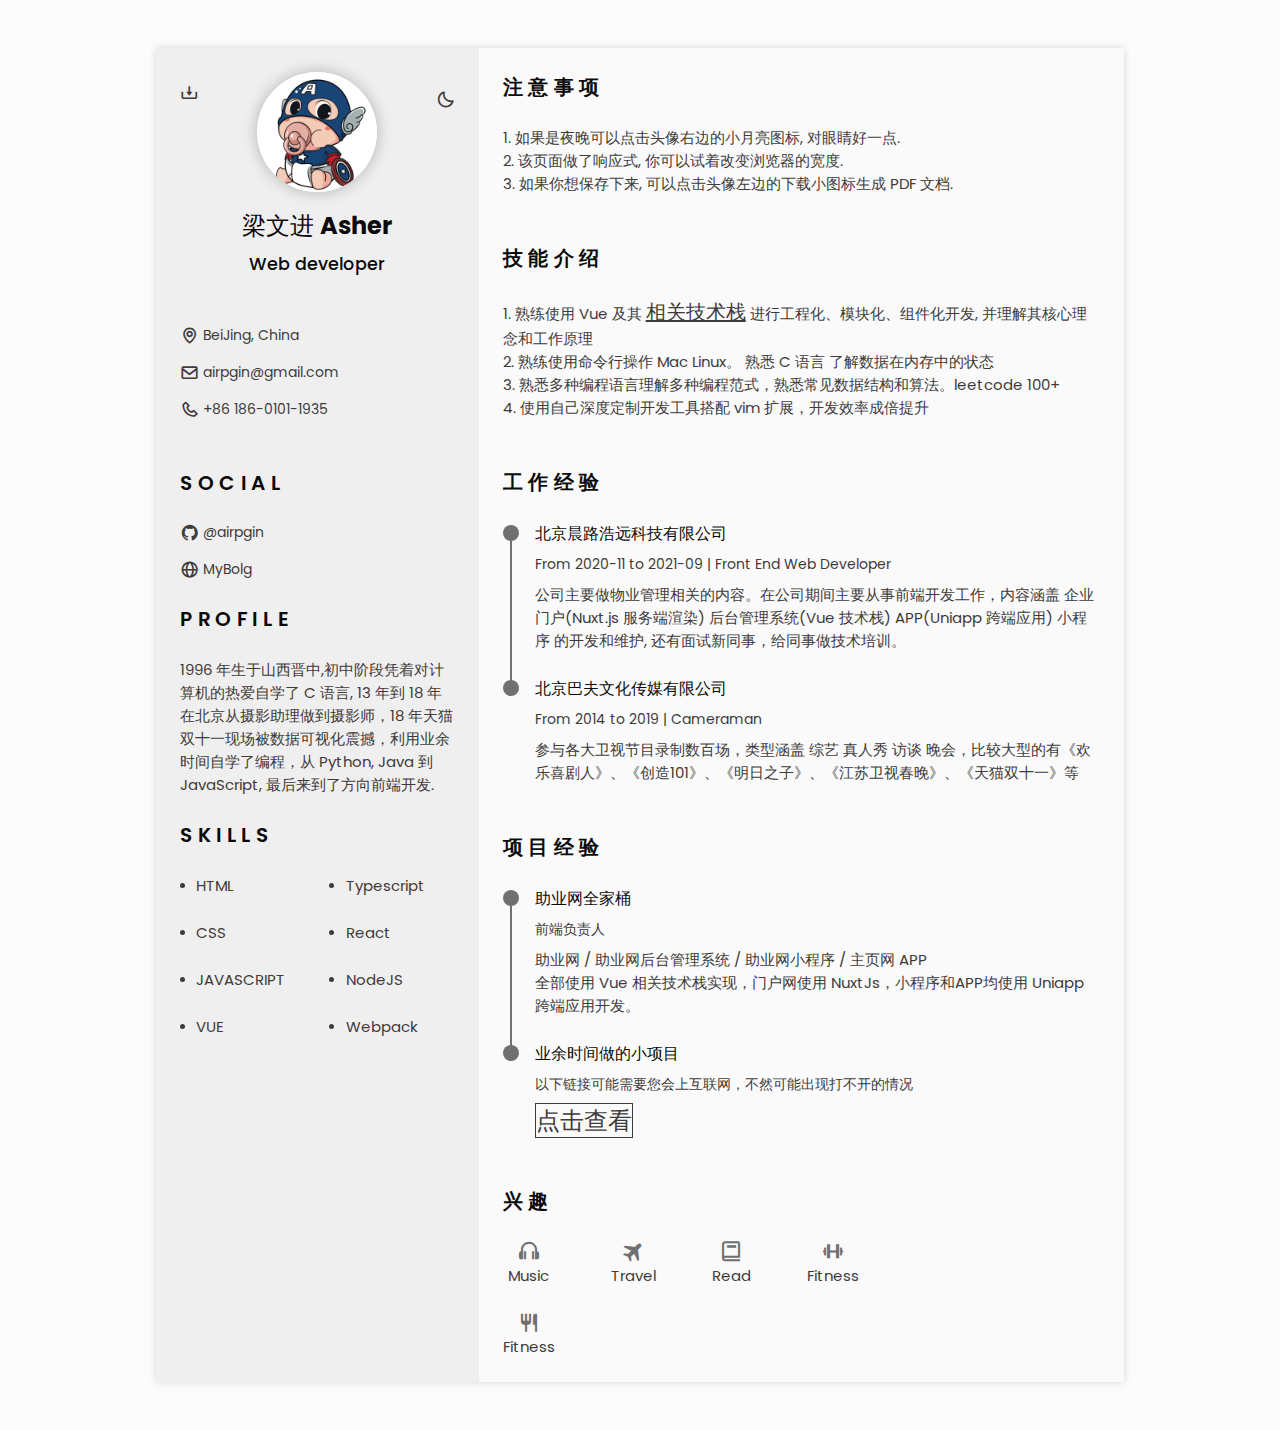
<file: index.html>
<!DOCTYPE html>
<html lang="en">
  <head>
    <meta charset="UTF-8" />
    <meta http-equiv="X-UA-Compatible" content="IE=edge" />
    <meta name="viewport" content="width=device-width, initial-scale=1.0" />
    <link
      rel="stylesheet"
      href="https://cdn.jsdelivr.net/npm/boxicons@latest/css/boxicons.min.css"
    />
    <link rel="stylesheet" href="assets/css/style.css" />
    <title>Responsive resume cv</title>
  </head>
  <body>
    <div class="l-header" id="header">
      <nav class="nav bd-container">
        <a href="#" class="nav__logo">Asher</a>
        <div class="nav__menu" id="nav-menu">
          <ul class="nav__list">
            <li class="nav__item">
              <a href="#home" class="nav__link active-link">
                <i class="bx home__icon nav__icon bx-home"></i>Home
              </a>
            </li>
            <li class="nav__item">
              <a href="#profile" class="nav__link">
                <i class="bx home__icon nav__icon bx-user"></i>Profile
              </a>
            </li>
            <!-- <li class="nav__item">
              <a href="#education" class="nav__link">
                <i class="bx home__icon nav__icon bx-book"></i>Education
              </a>
            </li> -->
            <li class="nav__item">
              <a href="#skills" class="nav__link">
                <i class="bx home__icon nav__icon bx-receipt"></i>Skills
              </a>
            </li>
            <li class="nav__item">
              <a href="#experience" class="nav__link">
                <i class="bx home__icon nav__icon bx-briefcase-alt"></i
                >Experience
              </a>
            </li>
            <!-- <li class="nav__item">
              <a href="#certificates" class="nav__link">
                <i class="bx home__icon nav__icon bx-award"></i>Certificates
              </a>
            </li> -->
            <!-- <li class="nav__item">
              <a href="#references" class="nav__link">
                <i class="bx home__icon nav__icon bx-link-external"></i
                >References
              </a>
            </li> -->
          </ul>
        </div>

        <div class="nav__toggle" id="nav-toggle">
          <i class="bx home__icon nav__icon bx-grid-alt"></i>
        </div>
      </nav>
    </div>
    <main class="l-main bd-container">
      <div class="resume" id="area-cv">
        <div class="resume__left">
          <!-- HOME -->
          <section class="home" id="home">
            <div class="home__container section bd-grid">
              <div class="home__data bd-grid">
                <img
                  src="assets/images/captain.jpeg"
                  class="home__img"
                  alt=""
                />
                <h1 class="home__title">梁文进 <b> Asher </b></h1>
                <h3 class="home__profession">Web developer</h3>

                <!-- <div>
                  <a
                    download=""
                    href="assets/pdf/ResumeCv.pdf"
                    class="home__button-movil"
                    >Download</a
                  >
                </div> -->
              </div>

              <div class="home__address bd-grid">
                <span class="home__information">
                  <i class="bx home__icon bx-map"></i> BeiJing, China
                </span>
                <span class="home__information">
                  <i class="bx home__icon bx-envelope"></i> airpgin@gmail.com
                </span>
                <span class="home__information">
                  <i class="bx home__icon bx-phone"></i>+86 186-0101-1935
                </span>
              </div>
            </div>

            <!-- THEME CHANGE BUTTON -->
            <i
              class="bx bx-moon change-theme"
              title="Theme"
              id="theme-button"
            ></i>

            <!-- DOWNLOAD PDF -->
            <i
              class="bx bx-download generate-pdf"
              title="Generate PDF"
              id="resume-button"
            ></i>
          </section>

          <section class="social section">
            <h2 class="section-title">SOCIAL</h2>
            <div class="social__container bd-grid">
              <a
                target="_blank"
                href="https://github.com/airpgin"
                class="social__link"
              >
                <i class="bx social__icon bxl-github"></i> @airpgin
              </a>
              <a
                target="_blank"
                href="http://39.103.140.228"
                class="social__link"
              >
                <i class="bx social__icon bx-globe"></i> MyBolg
              </a>
            </div>
          </section>

          <section class="profile seciton" id="profile">
            <h2 class="section-title">Profile</h2>
            <p class="profile__description">
              1996 年生于山西晋中,初中阶段凭着对计算机的热爱自学了 C 语言, 13
              年到 18 年在北京从摄影助理做到摄影师，18
              年天猫双十一现场被数据可视化震撼，利用业余时间自学了编程，从
              Python, Java 到 JavaScript, 最后来到了方向前端开发.
            </p>
          </section>

          <!-- EDUCATION -->
          <!-- <section class="education section" id="education">
            <h2 class="section-title">Education</h2>
            <div class="education__container bd-grid">
              <div class="education__content">
                <div class="education__time">
                  <span class="education__rounder"></span>
                  <span class="education__line"></span>
                </div>

                <div class="education__data bd-grid">
                  <h3 class="education__title">MASTER OF DESIGN</h3>
                  <span class="education__studies">University od Studies</span>
                  <span class="education__year">2010 - 2015</span>
                </div>
              </div>
              <div class="education__content">
                <div class="education__time">
                  <span class="education__rounder"></span>
                </div>

                <div class="education__data bd-grid">
                  <h3 class="education__title">MASTER IN UI/UX</h3>
                  <span class="education__studies">Institute Studies</span>
                  <span class="education__year">2019 - 2021</span>
                </div>
              </div>
            </div>
          </section> -->

          <!-- SKILLS -->
          <section class="skills section" id="skills">
            <h2 class="section-title">Skills</h2>
            <div class="skills__content bd-grid">
              <ul class="skills__data">
                <li class="skill__name">
                  <span class="skill__circle"></span>HTML
                </li>
                <li class="skill__name">
                  <span class="skill__circle"></span>CSS
                </li>
                <li class="skill__name">
                  <span class="skill__circle"></span>JAVASCRIPT
                </li>
                <li class="skill__name">
                  <span class="skill__circle"></span>VUE
                </li>
              </ul>
              <ul class="skills__data">
                <li class="skill__name">
                  <span class="skill__circle"></span>Typescript
                </li>
                <li class="skill__name">
                  <span class="skill__circle"></span>React
                </li>
                <li class="skill__name">
                  <span class="skill__circle"></span>NodeJS
                </li>
                <li class="skill__name">
                  <span class="skill__circle"></span>Webpack
                </li>
              </ul>
            </div>
          </section>
        </div>
        <div class="resume__right">
          <!-- REFERENCES -->
          <!-- <section class="references section" id="references">
            <h2 class="section__title">注意事项：</h2>
            <div class="references__container bd-grid">
              <div class="references__content bd-grid">
                <span class="references__subtitle">如果是夜晚可以点击头像右边的小月亮 <br> 这样对眼睛好一些</span>
                <h3 class="references__title">Mr, Clay Doe</h3>
                <ul class="references__contact">
                  <li>Phone: +86 186-0101-1935</li>
                  <li>Email: airpgin@gmail.com</li>
                </ul>
              </div>
              <div class="references__content bd-grid">
                <span class="references__subtitle">Sr. Director</span>
                <h3 class="references__title">Mr, Clay Doe</h3>
                <ul class="references__contact">
                  <li>Phone: +86 186-0101-1935</li>
                  <li>Email: airpgin@gmail.com</li>
                </ul>
              </div>
              <div class="references__content bd-grid">
                <span class="references__subtitle">Sr. Director</span>
                <h3 class="references__title">Mr, Clay Doe</h3>
                <ul class="references__contact">
                  <li>Phone: +86 186-0101-1935</li>
                  <li>Email: airpgin@gmail.com</li>
                </ul>
              </div>
            </div>
          </section> -->

          <!-- CERTIFICATES -->
          <section class="notes section" id="notes">
            <h2 class="section-title">注意事项</h2>
            <div class="certificate__container bg-grid">
              <div class="certificate__content">
                <!-- <h3 class="certificate__title">前端</h3> -->
                <p class="certificate__description">
                  1. 如果是夜晚可以点击头像右边的小月亮图标, 对眼睛好一点.
                  <br />
                  2. 该页面做了响应式,
                  你可以试着改变浏览器的宽度.
                  <br />
                  3. 如果你想保存下来, 可以点击头像左边的下载小图标生成 PDF
                  文档.
                </p>
              </div>
            </div>
          </section>
          <section class="certificate section" id="certificate">
            <h2 class="section-title">技能介绍</h2>
            <div class="certificate__container bg-grid">
              <div class="certificate__content">
                <!-- <h3 class="certificate__title">前端</h3> -->
                <p class="certificate__description">
                  1. 熟练使用 Vue 及其
                  <a class="chaofeng" href="chaofeng.html">相关技术栈</a>
                  进行工程化、模块化、组件化开发, 并理解其核心理念和工作原理
                  <br />
                  2. 熟练使用命令行操作 Mac Linux。 熟悉 C 语言
                  了解数据在内存中的状态
                  <br />
                  3.
                  熟悉多种编程语言理解多种编程范式，熟悉常见数据结构和算法。leetcode
                  100+
                  <br />
                  4. 使用自己深度定制开发工具搭配 vim 扩展，开发效率成倍提升
                </p>
              </div>
            </div>
          </section>
          <!-- EXPERIENCE -->
          <section class="experience section" id="experience">
            <h2 class="section-title">工作经验</h2>
            <div class="experience__container bd-grid">
              <div class="experience__content">
                <div class="experience__time">
                  <span class="experience__rounder"></span>
                  <span class="experience__line"></span>
                </div>
                <div class="experience__data bd-grid">
                  <h3 class="experience__title">北京晨路浩远科技有限公司</h3>
                  <span class="experience__company"
                    >From 2020-11 to 2021-09 | Front End Web Developer</span
                  >
                  <p class="experience__description">
                    公司主要做物业管理相关的内容。在公司期间主要从事前端开发工作，内容涵盖
                    企业门户(Nuxt.js 服务端渲染) 后台管理系统(Vue 技术栈)
                    APP(Uniapp 跨端应用) 小程序 的开发和维护,
                    还有面试新同事，给同事做技术培训。
                  </p>
                </div>
              </div>
              <!-- <div class="experience__content">
                <div class="experience__time">
                  <span class="experience__rounder"></span>
                  <span class="experience__line"></span>
                </div>

                <div class="experience__data bd-grid">
                  <h3 class="experience__title">UI / UX AREA</h3>
                  <span class="experience__company"
                    >From 2019 to 2021 | Front End Web Developer</span
                  >
                  <p class="experience__description">
                    Lorem ipsum dolor sit amet consectetur, adipisicing elit.
                    incidunt, obcaecati consequuntur nobis neque vitae dicta
                    quidem ea officiis? Nulla consequatur mollitia magnam
                    Voluptatibus consectetur repudiandae quo?
                  </p>
                </div>
              </div> -->
              <div class="experience__content">
                <div class="experience__time">
                  <span class="experience__rounder"></span>
                  <!-- <span class="experience__line"></span> -->
                </div>
                <div class="experience__data bd-grid">
                  <h3 class="experience__title">北京巴夫文化传媒有限公司</h3>
                  <span class="experience__company"
                    >From 2014 to 2019 | Cameraman</span
                  >
                  <p class="experience__description">
                    参与各大卫视节目录制数百场，类型涵盖 综艺 真人秀 访谈
                    晚会，比较大型的有《欢乐喜剧人》、《创造101》、《明日之子》、《江苏卫视春晚》、《天猫双十一》等
                  </p>
                </div>
              </div>
            </div>
          </section>

          <!-- LANGUAGE -->
          <!-- <section class="languages sectio">
            <h2 class="section-title">Languages</h2>
            <div class="languages__container">
              <ul class="languages__content bd-grid">
                <li class="language__name">
                  <span class="language__circle"></span>Spanish
                </li>
                <li class="language__name">
                  <span class="language__circle"></span>English
                </li>
                <li class="language__name">
                  <span class="language__circle"></span>Chinese
                </li>
              </ul>
            </div>
          </section> -->

          <!-- PROJECTS -->
          <section class="experience section" id="projects">
            <h2 class="section-title">项目经验</h2>
            <div class="experience__container bd-grid">
              <div class="experience__content">
                <div class="experience__time">
                  <span class="experience__rounder"></span>
                  <span class="experience__line"></span>
                </div>
                <div class="experience__data bd-grid">
                  <h3 class="experience__title">助业网全家桶</h3>
                  <span class="experience__company">前端负责人</span>
                  <p class="experience__description">
                    助业网 / 助业网后台管理系统 / 助业网小程序 / 主页网 APP
                    <br />
                    全部使用 Vue 相关技术栈实现，门户网使用 NuxtJs，小程序和APP均使用 Uniapp 跨端应用开发。
                  </p>
                </div>
              </div>
              <div class="experience__content">
                <div class="experience__time">
                  <span class="experience__rounder"></span>
                  <!-- <span class="experience__line"></span> -->
                </div>
                <div class="experience__data bd-grid">
                  <h3 class="experience__title">业余时间做的小项目</h3>
                  <span class="experience__company">以下链接可能需要您会上互联网，不然可能出现打不开的情况</span>
                  <p class="experience__description">
                    <a class="exercise" href="https://airpgin.github.io/front-end-exercise">点击查看</a>
                  </p>
                </div>
              </div>
            </div>
          </section>

          <!-- INTERESTS -->
          <div class="interests section">
            <h2 class="section-title">兴趣</h2>
            <div class="interests__container bd-grid">
              <div class="interests__content">
                <i class="bx bx-headphone interest__icon"></i>
                <span class="interest__name">Music</span>
              </div>
              <div class="interests__content">
                <i class="bx bxs-plane-alt interest__icon"></i>
                <span class="interest__name">Travel</span>
              </div>
              <div class="interests__content">
                <i class="bx bx-book interest__icon"></i>
                <span class="interest__name">Read</span>
              </div>
              <div class="interests__content">
                <i class="bx bx-dumbbell interest__icon"></i>
                <span class="interest__name">Fitness</span>
              </div>
              <div class="interests__content">
                <i class="bx bx-restaurant interest__icon"></i>
                <span class="interest__name">Fitness</span>
              </div>
            </div>
          </div>
        </div>
      </div>
    </main>

    <a href="#" class="scrolltop" id="scroll-top">
      <i class="bx bx-up-arrow-alt scrolltop__icon"></i>
    </a>
    <!-- html2pdf js -->
    <script src="assets/js/html2pdf.bundle.min.js"></script>
    <!-- main js -->
    <script src="assets/js/main.js"></script>
  </body>
</html>
</file>
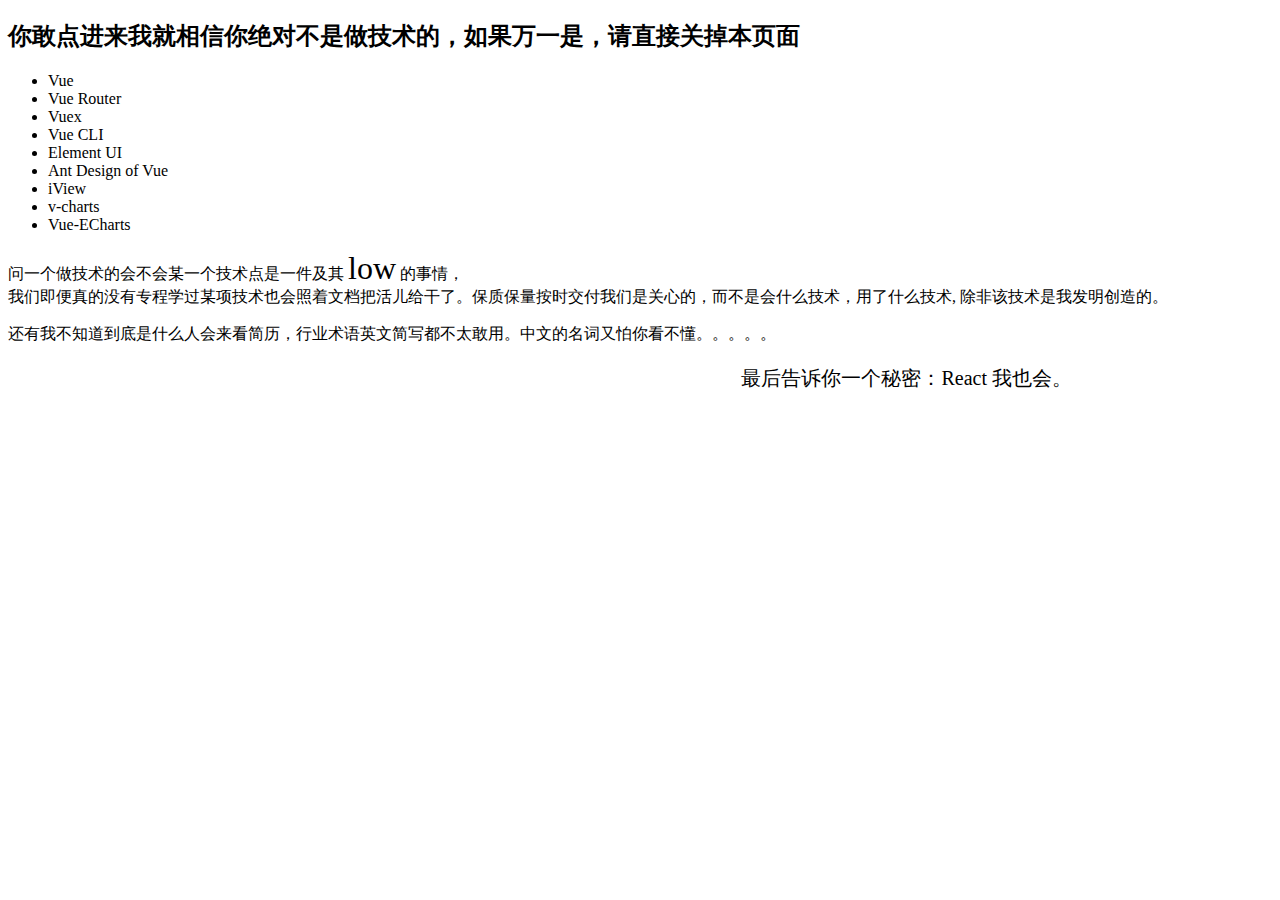
<file: chaofeng.html>
<!DOCTYPE html>
<html lang="en">
<head>
  <meta charset="UTF-8">
  <meta http-equiv="X-UA-Compatible" content="IE=edge">
  <meta name="viewport" content="width=device-width, initial-scale=1.0">
  <title>Document</title>
</head>
<body>
  <h2>你敢点进来我就相信你绝对不是做技术的，如果万一是，请直接关掉本页面</h2>
  <ul>
    <li>Vue</li>
    <li>Vue Router</li>
    <li>Vuex</li>
    <li>Vue CLI</li>
    <li>Element UI</li>
    <li>Ant Design of Vue</li>
    <li>iView</li>
    <li>v-charts</li>
    <li>Vue-ECharts</li>
  </ul>
  <p>问一个做技术的会不会某一个技术点是一件及其 <span style="font-size: 2em;">low</span> 的事情，<br>
     我们即便真的没有专程学过某项技术也会照着文档把活儿给干了。保质保量按时交付我们是关心的，而不是会什么技术，用了什么技术, 除非该技术是我发明创造的。</p>
     <p>还有我不知道到底是什么人会来看简历，行业术语英文简写都不太敢用。中文的名词又怕你看不懂。。。。。</p>
     <p style="text-align: right; margin-right: 200px; font-size: 1.25em;">最后告诉你一个秘密：React 我也会。</p>

</body>
</html>
</file>
<file: assets/css/style.css>
@import url('https://fonts.googleapis.com/css2?family=Poppins:wght@400;500;600&display=swap');

/* VARIABLE CSS */
:root {
  --header-height: 3rem;

  /* COLOR */
  --title-color: #0b0a0a;
  --text-color: #403a3a;
  --text-color-light: #707070;
  --container-color: #fafafa;
  --container-color-alt: #f0efef;
  --body-color: #fcfcfc;

  /* FONT AND TYPOGRAPHY */
  --body-font: 'Poppins', sans-serif;
  --h1-font-size: 1.5rem;
  --h2-font-size: 1.25rem;
  --h3-font-size: 1rem;
  --normal-font-size: 0.938rem;
  --small-font-size: 0.875rem;
  --smaller-font-size: 0.813rem;

  /* FONT WEIGHT */
  --font-medium: 500;
  --font-semi-bold: 600;

  /* margenes */
  --mb-1: 0.5rem;
  --mb-2: 1rem;
  --mb-3: 1.5rem;

  /* Z-INDEX */
  --z-tooltip: 10;
  --z-fixed: 100;

  box-sizing: border-box;
}

/* BASE */
*,
::before,
::after {
  box-sizing: inherit;
}

html {
  scroll-behavior: smooth;
}

.scale-cv .change-theme,
.scale-cv .generate-pdf {
  display: none;
}

.scale-cv .bd-container {
  max-width: 595px;
}

.scale-cv .section {
  padding: 1.5rem 0 .8rem;
}

.scale-cv .section-title {
  margin-bottom: 0.75em;
}

.scale-cv .resume__left,
.scale-cv .resume__right {
  padding: 0 1rem;
}

.scale-cv .home__img {
  width: 90px;
  height: 90px;
}

.scale-cv .home__container {
  gap: 1.5rem;
}

.scale-cv .home__data {
  gap: .25rem;
}

.scale-cv .home__address,
.scale-cv .social__container {
  gap: 0.75em;
}

.scale-cv .home__icon,
.scale-cv .social__icon,
.scale-cv .interests__icon {
  font-size: 1rem;
}

.scale-cv .education__container,
.scale-cv .experience__container,
.scale-cv .certificate__container {
  gap: 1rem;
}

.scale-cv .education__time,
.scale-cv .experience__time {
  padding-right: 0.5rem;
}

.scale-cv .education__rounder,
.scale-cv .experience__rounder {
  width: 11px;
  height: 11px;
  margin-top: .22rem;
}

.scale-cv .education__line,
.scale-cv .experience__line {
  width: 1px;
  height: 100%;
  transform: translate(5px, 0);
}

.scale-cv .education__data,
.scale-cv .experience__data {
  gap: 0.25em;
}

.scale-cv .skill__name {
  margin-bottom: var(--mb-1);
}

.scale-cv .interests__container {
  column-gap: 2.5rem;
}

.scale-cv .notes {
  display: none;
}

.scale-cv .chaofeng {
  text-decoration: none;
}

.notes {
  display: none;
}

.exercise {
  color: var(--text-color);
  text-decoration: none;
  font-size: var(--h1-font-size);
  border: 1px solid var(--text-color);
}

body {
  margin: 0 0 var(--header-height) 0;
  padding: 0;
  font-family: var(--body-font);
  font-size: var(--normal-font-size);
  background-color: var(--body-color);
  color: var(--text-color);
}

h1, h2, h3, h4, ul, p {
  margin: 0;
}

h1, h2, h3, h4 {
  color: var(--title-color);
  font-weight: var(--font-medium);
}

ul {
  padding: 0;
  list-style: none;
}

a {
  text-decoration: none;
}

img {
  max-width: 100%;
  height: auto;
}

/* CLASS CSS */
.section {
  padding: 1.5rem 0;
}

.section-title {
  font-size: var(--h2-font-size);
  color: var(--title-color);
  font-weight: var(--font-semi-bold);
  text-transform: uppercase;
  letter-spacing: .35rem;
  text-align: center;
  margin-bottom: var(--mb-3);
}

/* LAYOUT */
.bd-container {
  max-width: 968px;
  width: calc(100% - 3rem);
  margin-left: var(--mb-3);
  margin-right: var(--mb-3);
}

.bd-grid {
  display: grid;
  gap: 1.5rem;
}

.l-header {
  width: 100%;
  position: fixed;
  bottom: 0;
  left: 0;
  z-index: var(--z-fixed);
  background-color: var(--body-color);
  box-shadow: 0 -1px 4px rgba(0, 0, 0, .1);
transition: .3s;
}

/* NAV */
.nav {
  height: var(--header-height);
  display: flex;
  justify-content: space-between;
  align-items: center;
  z-index: var(--z-fixed);
}

@media screen and (max-width: 968px) {
  .nav__menu {
    position: fixed;
    bottom: -100%;
    left: 0;
    width: 100%;
    padding: 2rem 1.5rem;
    background-color: var(--body-color);
    box-shadow: 0 1px 4px rgba(0, 0, 0, .1);
    border-radius: 1rem 1rem 0 0;
    z-index: var(--z-fixed);
    transition: .3s;
  }
}

.nav__logo,
.nav__toggle {
  color: var(--title-color);
  font-weight: var(--font-medium);
}

.nav__toggle {
  font-size: 1.2rem;
  cursor: pointer;
}

.nav__item {
  text-align: center;
}

.nav__list {
  display: grid;
  grid-template-columns: repeat(3, 1fr);
  gap: 2rem;
}

.nav__link {
  display: flex;
  flex-direction: column;
  font-size: var(--smaller-font-size);
  color: var(--text-color-light);
  font-weight: var(--font-medium);
}

.nav__link:hover {
  color: var(--title-color);
}

.nav__icon {
  font-size: 1.2rem;
  margin-bottom: var(--mb-1);
}

/* SHOW MENU */
.show-menu {
  bottom: var(--header-height);
}

/* ACTIVE MENU LINK */
.active-link {
  color: var(--title-color);
}

/* HOME */
.home {
  position: relative;
}

.home__container {
  gap: 3rem;
}

.home__data {
  gap: .5rem;
  text-align: center;
}

.home__img {
  width: 120px;
  height: 120px;
  border-radius: 50%;
  justify-self: center;
  margin-bottom: var(--mb-1);
  box-shadow: 0 0 15px rgba(0, 0, 0, .25);
}

.home__title {
  font-size: var(--h1-font-size);
}

.home__perfession {
  font-size: var(--normal-font-size);
  margin-bottom: var(--mb-1);
}

.home__address {
  gap: 1rem;
}

.home__information {
  display: flex;
  align-items: center;
  font-size: var(--small-font-size);
}

.home__icon {
  font-size: 1.2rem;
  margin-right: .25rem;
}

.home__button-movil {
  display: inline-block;
  border: 2px solid var(--text-color);
  color: var(--title-color);
  padding: 1rem 2rem;
  border-radius: .25rem;
  transition: .3s;
  font-weight: var(--font-medium);
  margin-top: var(--mb-3);
}

.home__button-movil:hover {
  background-color: var(--text-color);
  color: var(--container-color);
}

body.scale-cv {
  --h1-font-size: .938rem;
  --h2-font-size: .938rem;
  --h3-font-size: .875rem;
  --normal-font-size: 0.813;
  --small-font-size: 0.75rem;
  --smaller-font-size: 0.688;
}

/* Generate PDF */
.generate-pdf {
  display: none;
  position: absolute;
  top: 2.2rem;
  left: 0;
  font-size: 1.2rem;
  color: var(--text-color);
  cursor: pointer;
}

.generate-pdf:hover {
  color: var(--title-color)
}
/* SOCIAL */
.social__container {
  grid-template-columns: max-content;
  gap: 1rem;
}

.social__link {
  display: inline-flex;
  align-items: center;
  font-size: var(--small-font-size);
  color: var(--text-color);
}

.social__link:hover {
  color: var(--title-color);
}

.social__icon {
  font-size: 1.2rem;
  margin-right: .25rem;
}

.profile__description {
  text-align: center;
}

/* EDUCATION AND EXPERIENCE */
.education__content,
.experience__content {
  display: flex;
}

.education__time,
.experience__time {
  padding-right: 1rem;
}

.education__rounder,
.experience__rounder {
  position: relative;
  display: block;
  width: 16px;
  height: 16px;
  background-color: var(--text-color-light);
  border-radius: 50%;
  margin-top: .25rem;
}

.education__line,
.experience__line {
  display: block;
  width: 2px;
  height: 110%;
  background-color: var(--text-color-light);
  transform: translate(7px, 0);
}

.education__data,
.experience__data {
  gap: 0.5rem;
}

.education__title,
.experience__title {
  font-size: var(--h3-font-size);
}

.education__studies,
.experience__company {
  font-size: var(--small-font-size);
  color: var(--text-color);
}

.education__year {
  font-size: var(--smaller-font-size);
}

/* SKILLS AND LANGUAGE */
.skills__content,
.languages__content {
  grid-template-columns: repeat(2, 1fr);
}

.languages__content {
  gap: 0;
}

.skill__name,
.language__name {
  display: flex;
  align-items: center;
  margin-bottom: var(--mb-3);
}

.skill__circle,
.language__circle {
  display: inline-block;
  width: 5px;
  height: 5px;
  background-color: var(--text-color);
  border-radius: 50%;
  margin-right: 0.75em;
}

/* CERTIFICATE */
.chaofeng {
  text-decoration: underline;
  font-size: var(--h2-font-size);
  color: var(--text-color);
}
.certificate__title {
  font-size: var(--h3-font-size);
  margin-bottom: var(--mb-1);
}

/* REFERENCE */
.reference__content {
  gap: 0.25rem;
}

.reference__subtitle {
  color: var(--text-color-light);
}

.reference__subtitle,
.reference__contact {
  font-size: var(--smaller-font-size);
}

.reference__title{
  font-size: var(--h3-font-size);
}

/* INTERESTS */
.interests__container {
  grid-template-columns: repeat(3, 1fr);
  margin-top: var(--mb-2);
}

.interests__content {
  display: flex;
  flex-direction: column;
  align-items: center;
}

.interest__icon {
  font-size: 1.5rem;
  color: var(--text-color-light);
}

/* SCROLL TOP */
.scrolltop {
  position: fixed;
  right: 1rem;
  bottom: -20%;
  display: flex;
  justify-content: center;
  align-items: center;
  padding: 0.3rem;
  background-color: var(--container-color-alt);
  border-radius: .4rem;
  z-index: var(--z-tooltip);
  transition: .4s;
  visibility: hidden;
}

.scrolltop__icon {
  font-size: 1.2rem;
  color: var(--text-color);
}

.show-scroll {
  visibility: visible;
  bottom: 5rem;
}


/* MEDIA QUERY */
@media screen and (max-width: 320px) {
  .nav__list {
    grid-template-columns: repeat(2, 1fr);
    gap: 1rem .5rem;
  }
}

@media screen and (min-width: 968px) {
  body {
    margin: 3rem 0;
  }

  .bd-container {
    margin-left: auto;
    margin-right: auto;
  }

  .l-header,
  .scrolltop {
    display: none;
  }

  .notes {
    display: block;
  }

  .resume {
    display: grid;
    grid-template-columns: .5fr 1fr;
    background-color: var(--container-color);
    box-shadow: 0 0 8px rgba(13, 13, 13, .15);
  }

  .resume__left {
    background-color: var(--container-color-alt);
  }

  .resume__left,
  .resume__right {
    padding: 0 1.5rem;
  }

  .section-title,
  .profile__description {
    text-align: inherit;
  }

  .home__container {
    grid-template: 1.5rem;
  }

  .home__button-movil {
    display: none;
  }

  .references__container {
    grid-template-columns: repeat(2, 1fr);
  }

  .languages__content {
    grid-template-columns: repeat(3, max-content);
    column-gap: 3.5rem;
  }

  .interests__container {
    grid-template-columns: repeat(4, max-content);
    column-gap: 3.5rem;
  }

  /* GENERATE PDF */
  .generate-pdf{
    display: inline-block;
  }
}

body.dark-theme {
  /* COLOR */
  --title-color: #f2f2f2;
  --text-color: #bfbfbf;
  --container-color: #212121;
  --container-color-alt: #181616;
  --body-color: #2b2b2b;
}

/* Button Dark / Light */
.change-theme {
  position: absolute;
  right: 0;
  top: 2.2em;
  display: flex;
  color: var(--text-color);
  font-size: 1.2rem;
  cursor: pointer;
}

.change-theme:hover {
  color: var(--title-color);
}
</file>
